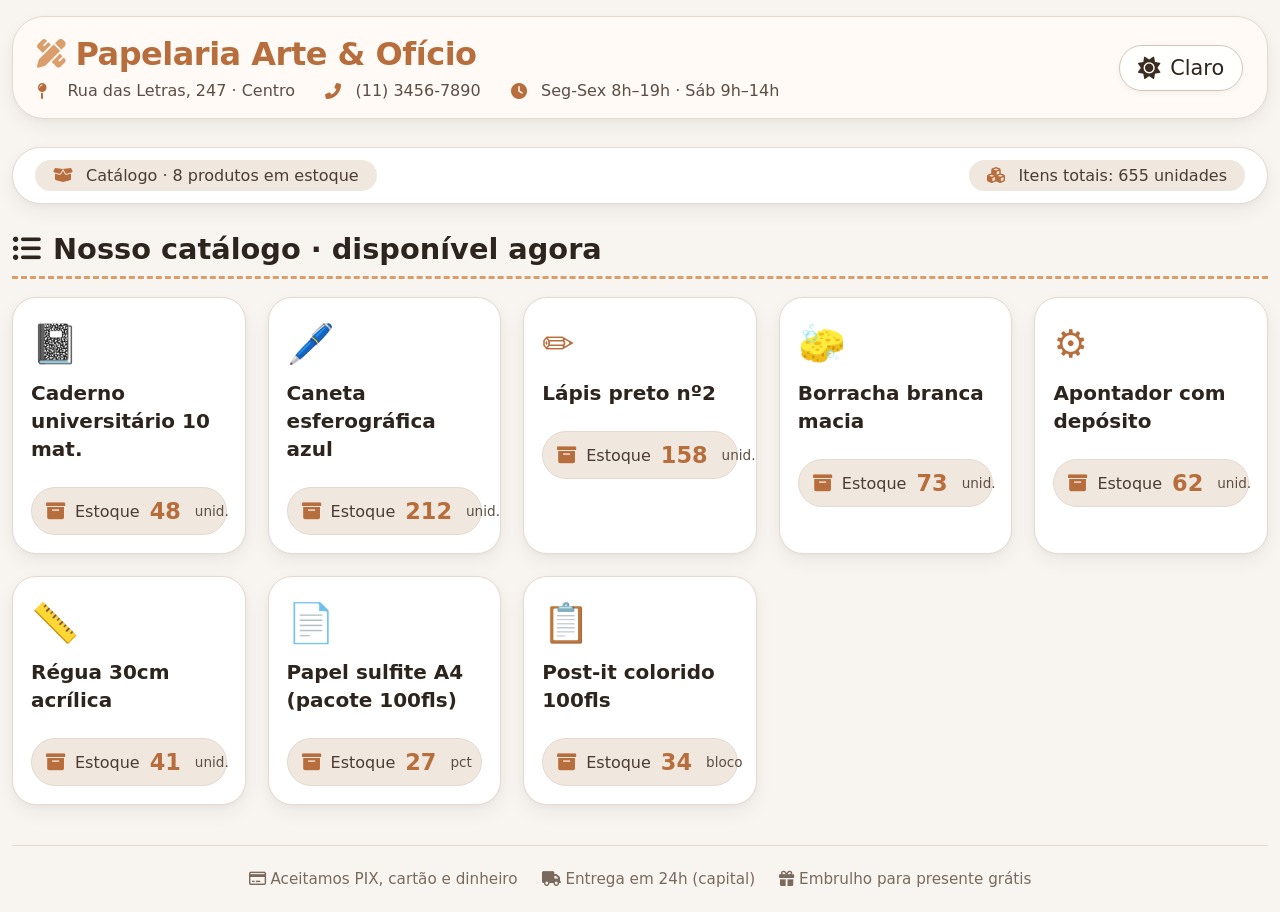
<file: index01.html>
<!DOCTYPE html>
<html lang="pt-BR">
<head>
  <meta charset="UTF-8">
  <meta name="viewport" content="width=device-width, initial-scale=1.0, maximum-scale=1.5, user-scalable=yes">
  <title>📎 Papelaria Arte & Ofício · Catálogo e Estoque</title>
  <!-- Font Awesome para ícones de sol/lua e elementos visuais -->
  <link rel="stylesheet" href="https://cdnjs.cloudflare.com/ajax/libs/font-awesome/6.0.0-beta3/css/all.min.css">
  <style>
    /* ----- VARIÁVEIS DE TEMA (LIGHT = PADRÃO) ----- */
    :root {
      --bg-page: #f8f5f0;
      --bg-surface: #ffffff;
      --text-primary: #2e241e;
      --text-secondary: #5c4e44;
      --border-light: #e5d9d0;
      --accent: #b76e3c;
      --accent-soft: #d99e6c;
      --card-shadow: 0 8px 20px rgba(0, 0, 0, 0.05), 0 2px 6px rgba(0, 0, 0, 0.03);
      --header-bg: #fffaf5;
      --badge-bg: #f0e7de;
      --badge-text: #4a3c33;
      --button-bg: #ffffffd9;
      --button-border: #d4c4b8;
      --hover-bg: #f3ede7;
      --icon-color: #3b2c22;
      --footer-text: #7a6a5e;
    }

    /* ----- TEMA ESCURO (classe .dark-mode no body) ----- */
    body.dark-mode {
      --bg-page: #1e1a16;
      --bg-surface: #2c2620;
      --text-primary: #f0e7de;
      --text-secondary: #cdbcae;
      --border-light: #4a4038;
      --accent: #d99e6c;
      --accent-soft: #e7b78a;
      --card-shadow: 0 8px 20px rgba(0, 0, 0, 0.3), 0 2px 8px rgba(0, 0, 0, 0.2);
      --header-bg: #251f1a;
      --badge-bg: #3f352e;
      --badge-text: #e3d6cb;
      --button-bg: #3a302a;
      --button-border: #5f5148;
      --hover-bg: #4d3f37;
      --icon-color: #e7cfbe;
      --footer-text: #b09b8c;
    }

    * {
      margin: 0;
      padding: 0;
      box-sizing: border-box;
      font-family: 'Segoe UI', Roboto, system-ui, sans-serif;
    }

    body {
      background-color: var(--bg-page);
      color: var(--text-primary);
      transition: background-color 0.3s ease, color 0.2s ease;
      min-height: 100vh;
      display: flex;
      flex-direction: column;
      padding: 16px 12px 24px;
    }

    /* container principal */
    .wrapper {
      max-width: 1280px;
      margin: 0 auto;
      width: 100%;
    }

    /* ----- CABEÇALHO COM INFORMAÇÕES DA PAPELARIA + TOGGLE ----- */
    .store-header {
      display: flex;
      flex-wrap: wrap;
      align-items: center;
      justify-content: space-between;
      background: var(--header-bg);
      padding: 18px 24px;
      border-radius: 32px;
      box-shadow: var(--card-shadow);
      border: 1px solid var(--border-light);
      margin-bottom: 28px;
      transition: background 0.3s, border 0.2s;
    }

    .store-info h1 {
      font-size: 2rem;
      font-weight: 600;
      letter-spacing: -0.5px;
      color: var(--accent);
      display: flex;
      align-items: center;
      gap: 10px;
      margin-bottom: 6px;
    }

    .store-info h1 i {
      font-size: 1.8rem;
      color: var(--accent-soft);
    }

    .store-details {
      display: flex;
      flex-wrap: wrap;
      gap: 18px 30px;
      margin-top: 8px;
      color: var(--text-secondary);
    }

    .store-details span {
      display: flex;
      align-items: center;
      gap: 8px;
      font-size: 1rem;
    }

    .store-details i {
      width: 1.4rem;
      color: var(--accent);
    }

    /* botão de tema */
    .theme-toggle {
      background: var(--button-bg);
      border: 1.5px solid var(--button-border);
      border-radius: 60px;
      padding: 10px 18px;
      cursor: pointer;
      display: flex;
      align-items: center;
      gap: 10px;
      font-size: 1.3rem;
      font-weight: 500;
      color: var(--text-primary);
      backdrop-filter: blur(4px);
      transition: all 0.25s;
      box-shadow: 0 2px 6px rgba(0,0,0,0.05);
    }

    .theme-toggle:hover {
      background: var(--hover-bg);
      transform: scale(1.02);
      border-color: var(--accent);
    }

    .theme-toggle i {
      font-size: 1.4rem;
      color: var(--icon-color);
    }

    #theme-icon {
      transition: transform 0.3s;
    }

    /* ----- RESUMO / INFORMAÇÕES ADICIONAIS (opcional) ----- */
    .highlight-bar {
      display: flex;
      flex-wrap: wrap;
      justify-content: space-between;
      align-items: center;
      margin-bottom: 28px;
      background: var(--bg-surface);
      padding: 12px 22px;
      border-radius: 40px;
      border: 1px solid var(--border-light);
      box-shadow: var(--card-shadow);
    }

    .badge-total {
      background: var(--badge-bg);
      color: var(--badge-text);
      padding: 6px 18px;
      border-radius: 40px;
      font-weight: 500;
      font-size: 1rem;
    }

    .badge-total i {
      margin-right: 8px;
      color: var(--accent);
    }

    /* ----- CATÁLOGO DE PRODUTOS (cards) ----- */
    .catalog-title {
      font-size: 1.8rem;
      margin: 20px 0 18px;
      display: flex;
      align-items: center;
      gap: 12px;
      border-bottom: 3px dashed var(--accent-soft);
      padding-bottom: 10px;
    }

    .product-grid {
      display: grid;
      grid-template-columns: repeat(auto-fill, minmax(230px, 1fr));
      gap: 22px;
      margin-bottom: 30px;
    }

    .product-card {
      background: var(--bg-surface);
      border-radius: 24px;
      padding: 20px 18px 18px;
      box-shadow: var(--card-shadow);
      border: 1px solid var(--border-light);
      transition: transform 0.2s, background 0.3s;
      display: flex;
      flex-direction: column;
    }

    .product-card:hover {
      transform: translateY(-5px);
      border-color: var(--accent-soft);
    }

    .product-icon {
      font-size: 2.6rem;
      margin-bottom: 12px;
      color: var(--accent);
    }

    .product-name {
      font-size: 1.25rem;
      font-weight: 600;
      margin-bottom: 8px;
      line-height: 1.4;
      color: var(--text-primary);
    }

    .product-quantity {
      display: flex;
      align-items: center;
      gap: 10px;
      background: var(--badge-bg);
      padding: 10px 14px;
      border-radius: 48px;
      margin-top: auto;
      margin-top: 16px;
      font-weight: 500;
      color: var(--badge-text);
      border: 1px solid var(--border-light);
    }

    .product-quantity i {
      color: var(--accent);
      font-size: 1.2rem;
    }

    .stock-value {
      margin-left: auto;
      font-size: 1.4rem;
      font-weight: 700;
      color: var(--accent);
    }

    .unit-label {
      font-size: 0.85rem;
      font-weight: 400;
      margin-left: 4px;
      color: var(--text-secondary);
    }

    /* rodapé simples */
    .footer-note {
      margin-top: 40px;
      text-align: center;
      color: var(--footer-text);
      font-size: 0.95rem;
      border-top: 1px solid var(--border-light);
      padding-top: 24px;
      display: flex;
      justify-content: center;
      gap: 24px;
      flex-wrap: wrap;
    }

    /* responsividade extra */
    @media (max-width: 600px) {
      body { padding: 8px 6px 16px; }
      .store-header { flex-direction: column; align-items: stretch; gap: 16px; }
      .store-info h1 { font-size: 1.7rem; }
      .store-details { flex-direction: column; gap: 8px; }
      .theme-toggle { align-self: flex-end; }
      .product-grid { grid-template-columns: 1fr 1fr; }
    }

    @media (max-width: 400px) {
      .product-grid { grid-template-columns: 1fr; }
    }

    /* animações suaves */
    i, button { transition: all 0.2s; }
  </style>
</head>
<body>
<div class="wrapper">
  <!-- CABEÇALHO: informações da papelaria + alternador de tema -->
  <header class="store-header">
    <div class="store-info">
      <h1>
        <i class="fas fa-pencil-ruler"></i> 
        Papelaria Arte & Ofício
      </h1>
      <div class="store-details">
        <span><i class="fas fa-map-pin"></i> Rua das Letras, 247 · Centro</span>
        <span><i class="fas fa-phone-alt"></i> (11) 3456-7890</span>
        <span><i class="fas fa-clock"></i> Seg-Sex 8h–19h · Sáb 9h–14h</span>
      </div>
    </div>
    <!-- Botão tema (sol/lua) -->
    <button class="theme-toggle" id="themeToggle" aria-label="Alternar tema claro/escuro">
      <i class="fas fa-sun" id="themeIconSun"></i>
      <i class="fas fa-moon" id="themeIconMoon" style="display: none;"></i>
      <span id="themeLabel">Claro</span>
    </button>
  </header>

  <!-- Barra rápida: total de produtos e quantidade geral -->
  <div class="highlight-bar">
    <span class="badge-total"><i class="fas fa-box-open"></i> Catálogo · 8 produtos em estoque</span>
    <span class="badge-total" id="totalItemsDisplay"><i class="fas fa-cubes"></i> Itens totais: calculando...</span>
  </div>

  <!-- CATÁLOGO DE PRODUTOS -->
  <h2 class="catalog-title">
    <i class="fas fa-list-ul"></i> 
    Nosso catálogo · disponível agora
  </h2>

  <div class="product-grid" id="productGrid">
    <!-- Os cards serão gerados via JavaScript para facilitar manutenção 
         e também exibir quantidade dinamicamente -->
  </div>

  <!-- Informações adicionais da loja (prático) -->
  <div class="footer-note">
    <span><i class="far fa-credit-card"></i> Aceitamos PIX, cartão e dinheiro</span>
    <span><i class="fas fa-truck"></i> Entrega em 24h (capital)</span>
    <span><i class="fas fa-gift"></i> Embrulho para presente grátis</span>
  </div>
</div>

<script>
  (function() {
    "use strict";

    // ---------- DADOS DA PAPELARIA (produtos com nome, ícone, quantidade) ----------
    const products = [
      { name: "Caderno universitário 10 mat.", icon: "📓", quantity: 48, unit: "unid." },
      { name: "Caneta esferográfica azul", icon: "🖊️", quantity: 212, unit: "unid." },
      { name: "Lápis preto nº2", icon: "✏️", quantity: 158, unit: "unid." },
      { name: "Borracha branca macia", icon: "🧽", quantity: 73, unit: "unid." },
      { name: "Apontador com depósito", icon: "⚙️", quantity: 62, unit: "unid." },
      { name: "Régua 30cm acrílica", icon: "📏", quantity: 41, unit: "unid." },
      { name: "Papel sulfite A4 (pacote 100fls)", icon: "📄", quantity: 27, unit: "pct" },
      { name: "Post-it colorido 100fls", icon: "📋", quantity: 34, unit: "bloco" }
    ];

    // Referências do DOM
    const productGrid = document.getElementById('productGrid');
    const totalItemsDisplay = document.getElementById('totalItemsDisplay');
    const themeToggle = document.getElementById('themeToggle');
    const themeIconSun = document.getElementById('themeIconSun');
    const themeIconMoon = document.getElementById('themeIconMoon');
    const themeLabel = document.getElementById('themeLabel');
    const body = document.body;

    // ---------- FUNÇÃO PARA RENDERIZAR CATÁLOGO (exibe nome e quantidade) ----------
    function renderCatalog() {
      if (!productGrid) return;
      
      let totalQuantity = 0;
      let htmlString = '';

      products.forEach(prod => {
        totalQuantity += prod.quantity;
        
        // Escolher ícone extra (Font Awesome + emoji para charme)
        let iconHtml = '';
        if (prod.icon) {
          // ícone textual, mas também podemos colocar um fallback visual
          iconHtml = `<span style="font-size:2.4rem; line-height:1;">${prod.icon}</span>`;
        } else {
          iconHtml = `<i class="fas fa-tag"></i>`;
        }

        htmlString += `
          <div class="product-card">
            <div class="product-icon">${iconHtml}</div>
            <div class="product-name">${prod.name}</div>
            <div class="product-quantity">
              <i class="fas fa-archive"></i> 
              <span>Estoque</span>
              <span class="stock-value">${prod.quantity}</span>
              <span class="unit-label">${prod.unit}</span>
            </div>
          </div>
        `;
      });

      productGrid.innerHTML = htmlString;
      
      // Atualiza total de itens na barra
      if (totalItemsDisplay) {
        totalItemsDisplay.innerHTML = `<i class="fas fa-cubes"></i> Itens totais: ${totalQuantity} unidades`;
      }
    }

    // ---------- GERENCIAMENTO DE TEMA (claro/escuro) com ícones sol/lua ----------
    function setTheme(isDark) {
      if (isDark) {
        body.classList.add('dark-mode');
        themeIconSun.style.display = 'none';
        themeIconMoon.style.display = 'inline-block';
        themeLabel.textContent = 'Escuro';
      } else {
        body.classList.remove('dark-mode');
        themeIconSun.style.display = 'inline-block';
        themeIconMoon.style.display = 'none';
        themeLabel.textContent = 'Claro';
      }
      // Salvar preferência no localStorage (opcional, mas prático)
      try {
        localStorage.setItem('papelaria-theme', isDark ? 'dark' : 'light');
      } catch(e) { /* ignora */ }
    }

    function toggleTheme() {
      const isDarkNow = body.classList.contains('dark-mode');
      setTheme(!isDarkNow);
    }

    // Verifica preferência salva
    function loadSavedTheme() {
      try {
        const saved = localStorage.getItem('papelaria-theme');
        if (saved === 'dark') {
          setTheme(true);
        } else if (saved === 'light') {
          setTheme(false);
        } else {
          // se não houver preferência, respeita o padrão claro (false)
          setTheme(false);
        }
      } catch(e) {
        setTheme(false);
      }
    }

    // ---------- EVENTOS ----------
    if (themeToggle) {
      themeToggle.addEventListener('click', toggleTheme);
    }

    // Inicialização
    renderCatalog();
    loadSavedTheme();

    // (Opcional) pequena animação para o ícone do toggle ao passar o mouse, já feito no CSS.

    // Se quiser garantir que o total fique atualizado, a render já faz.
    // Podemos também expor a data de atualização do catálogo (fake)
    
    // Adiciona uma mensagem sutil no console para desenvolvedores (apenas diversão)
    console.log('📋 Papelaria Arte & Ofício · Catálogo carregado. Use o botão sol/lua para alternar tema.');
  })();
</script>

<!-- pequeno fallback caso o JS demore, mas ele renderiza imediatamente. 
     O layout já está funcional. -->
</body>
</html>
</file>
